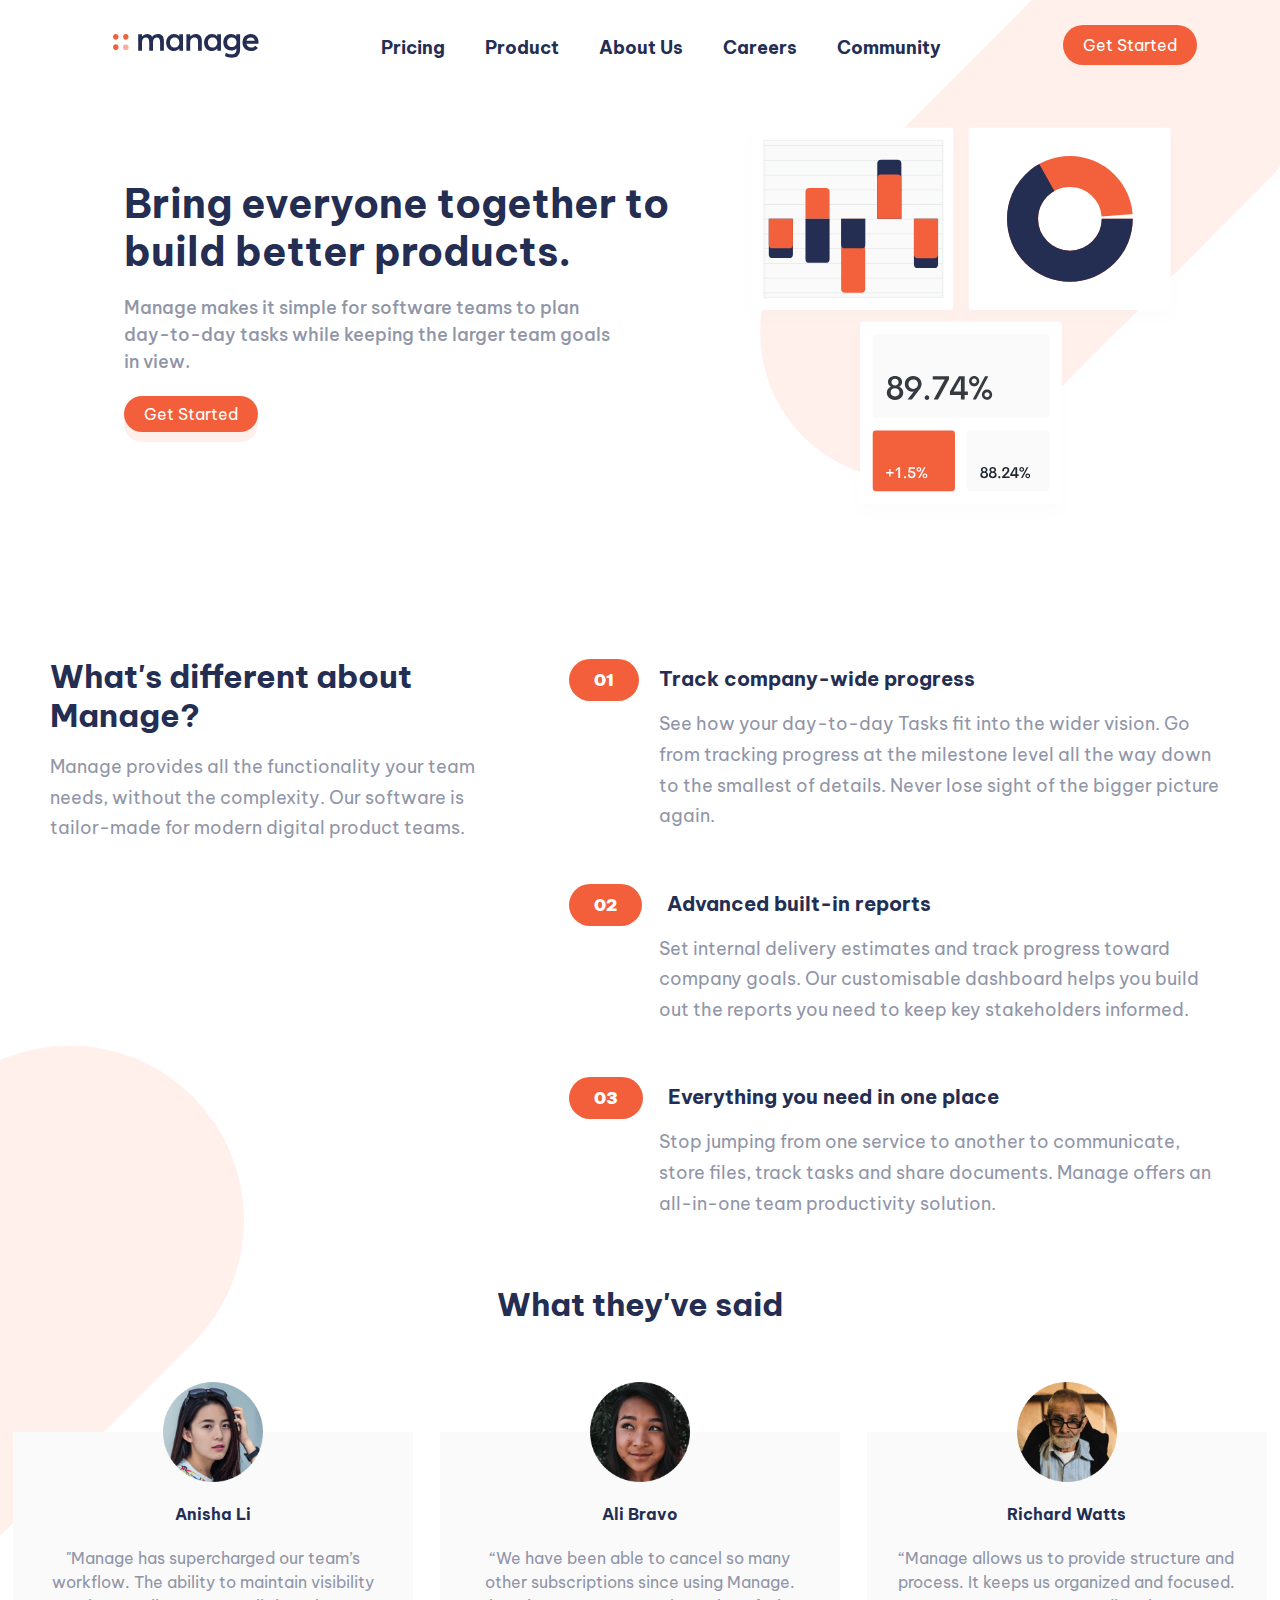
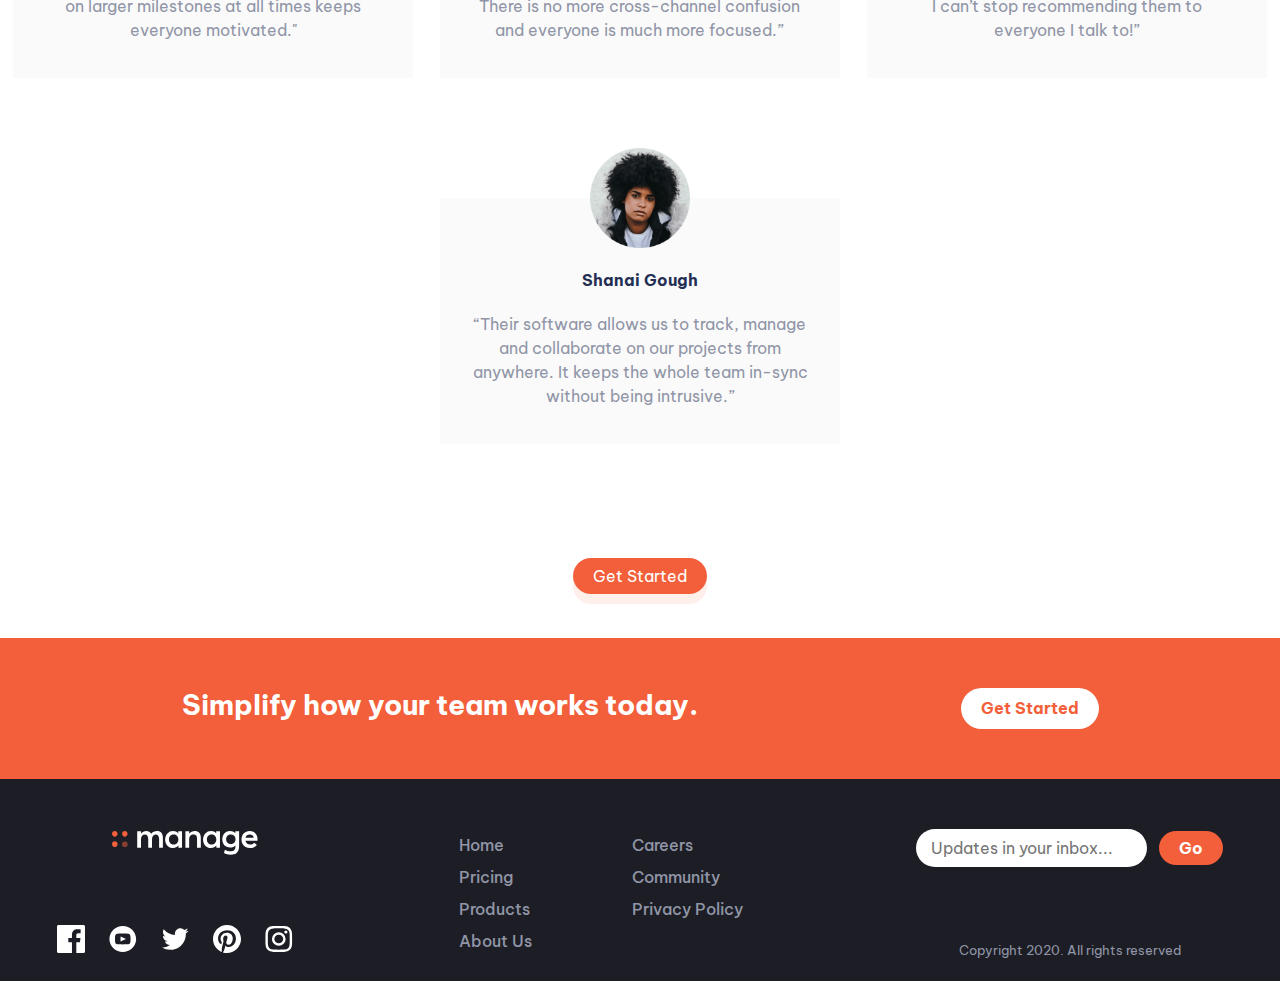
<file: index.html>
<!DOCTYPE html>
<html lang="en">
<head>
  <meta charset="UTF-8">
  <meta name="viewport" content="width=device-width, initial-scale=1.0"> <!-- displays site properly based on user's device -->
  <link rel="stylesheet" href="https://stackpath.bootstrapcdn.com/bootstrap/4.5.2/css/bootstrap.min.css" integrity="sha384-JcKb8q3iqJ61gNV9KGb8thSsNjpSL0n8PARn9HuZOnIxN0hoP+VmmDGMN5t9UJ0Z" crossorigin="anonymous">
  <link rel="stylesheet" href="https://cdnjs.cloudflare.com/ajax/libs/font-awesome/4.7.0/css/font-awesome.min.css"> 
   <link rel="stylesheet" href="css/main.css">

  <title>Manage landing page</title>
</head>
<body style="scroll-behavior: smooth;">
    <header class="navigation">
          <a class="navigation__brand" href="#"><img src="./images/logo.svg" alt="website logo"></a>
        <span class="hamburger"><img src="./images/icon-hamburger.svg" alt="">
        </span>
        <nav class="navigation__navbar">
          <ul class="navigation__links-wrapper">
            <li><a class="navigation__links-wrapper--links nav-link link1" href="#">Pricing</a></li>   
            <li><a class="navigation__links-wrapper--links nav-link link2" href="#">Product</a></li>        
            <li><a class="navigation__links-wrapper--links nav-link link3" href="#">About Us</a></li>        
            <li><a class="navigation__links-wrapper--links nav-link link4" href="#">Careers</a></li>        
            <li><a class="navigation__links-wrapper--links nav-link link5" href="#">Community</a></li>             
          </ul>
        </nav>
        <a class="navigation__button" href="#">Get Started</a>
    </header>
   

    <main>
      <section class="first">  
          <div class="first__content">
              <div class="first__content--illustration">
                  <img src="/images/illustration-intro.svg" alt="An illustrated chart"> 
              </div>
              <div class="first__info">
                <h1 class="first__info--heading">Bring everyone together to build better products.</h1>
                <p class="first__info--paragraph">Manage makes it simple for software teams to plan day-to-day 
                tasks while keeping the larger team goals in view.</p>
                <a class="button" href="#">Get Started</a>
              </div>
          </div>
      </section>

      <section class="second">
        <img class="bg-img" src="/images/bg-tablet-pattern.svg" alt="">
          <div class="second__content">
            <div class="second__content--first">
               <h2 class="difference">What's different about Manage?</h2>
               <p class="difference-text">Manage provides all the functionality your team needs, without the complexity. Our software is tailor-made for modern digital product teams.</p>
            </div>
            <div class="second__content--second">
              <h6 class="subhead"><span>01</span>Track company-wide progress</h6>
              <p class="subhead-text">See how your day-to-day Tasks fit into the wider vision. Go from tracking progress at the milestone level all the way down to the smallest of details. Never lose sight of the bigger picture again.</p>
              <h6 class="subhead"><span>02</span>  Advanced built-in reports
              </h6>
              <p class="subhead-text">Set internal delivery estimates and track progress toward company 
                goals. Our customisable dashboard helps you build out the reports 
                you need to keep key stakeholders informed.</p>
                <h6 class="subhead"><span>03</span> Everything you need in one place
                </h6>
                <p class="subhead-text">Stop jumping from one service to another to communicate, store files, 
                  track tasks and share documents. Manage offers an all-in-one team 
                  productivity solution.</p>
            </div>
          </div>
      </section>

      <section class="third">
         <div class="third__content">
           <h2 class="testimonial-header">What they've said</h2>
            <div class="third__content--slider">
                <div class="slide slide1 active">
                  <img src="./images/avatar-anisha.png" alt="Anisha Li's picture">
                  <span>Anisha Li</span>
                  <p class="testimony">"Manage has supercharged our team’s workflow. The ability to maintain 
                    visibility on larger milestones at all times keeps everyone motivated."</p>
                </div>
                <div class="slide slide2">
                  <img src="./images/avatar-ali.png" alt="Ali Bravo's picture">
                  <span>Ali Bravo</span>
                  <p class="testimony">“We have been able to cancel so many other subscriptions since using 
                    Manage. There is no more cross-channel confusion and everyone is much 
                    more focused.”</p>
                </div>
                <div class="slide slide3">
                  <img src="./images/avatar-richard.png" alt="Richard Watts's picture">
                  <span> Richard Watts</span>
                  <p class="testimony">“Manage allows us to provide structure and process. It keeps us organized 
                    and focused. I can’t stop recommending them to everyone I talk to!”</p>
                </div>
                <div class="slide slide4">
                  <img src="./images/avatar-shanai.png" alt="Shanai Gough's picture">
                  <span>Shanai Gough</span>
                  <p class="testimony">“Their software allows us to track, manage and collaborate on our projects 
                    from anywhere. It keeps the whole team in-sync without being intrusive.”</p>
                </div>

                <div class="slides-container">
                  <div class="slides active" data-id="0"></div>
                  <div class="slides" data-id="1"></div>
                  <div class="slides" data-id="2"></div>
                  <div class="slides" data-id="3"></div>
                </div>
            </div>
         </div>
         <a class="button" href="#">Get Started</a>
      </section>

      <section class="fourth">
        <div class="fourth__content">
          <h3 class="fourth__content--header">Simplify how your team works today.</h3>
          <a class="fourth__content--button" href="#">Get Started</a>
        </div>
      </section>

      <footer>
          <div class="first-content">
             <input class="field" type="text" placeholder="Updates in your inbox...">
             <a href="#">Go</a>
             <span class="copyright"><small>Copyright 2020. All rights reserved</small>
             </span>
          </div>

          <div class="second-content">
              <div class="links">
                  <a href="#">home</a>
                  <a href="#">pricing</a>
                  <a href="#">products</a>
                  <a href="#">about us</a>
              </div>
              <div class="links2">
                  <a href="#">careers</a>
                  <a href="#">community</a>
                  <a href="#">privacy policy</a>
              </div>
          </div>

          <div class="third-content">
            <div class="icons-container">
                <a href="#"><img class="icons" src="./images/icon-facebook.svg" alt="facebook icon">
                </a>
                <a href="#"><img class="icons" src="./images/icon-youtube.svg" alt="youtube icon">
                </a>
                <a href="#"><img class="icons" src="./images/icon-twitter.svg" alt="twitter icon">
                </a>
                <a href="#"><img class="icons" src="./images/icon-pinterest.svg" alt="pinterest icon">
                </a>
                <a href="#"><img class="icons" src="./images/icon-instagram.svg" alt="instagram icon">
                </a>
            </div>
          </div>

          <div class="fourth-content">
            <svg xmlns="http://www.w3.org/2000/svg" width="146" height="24"><g fill="none" fill-rule="evenodd"><path fill="#FFF" fill-rule="nonzero" d="M40.014 16.809V8.553c0-1.577.366-2.82 1.098-3.73.733-.91 1.65-1.365 2.75-1.365 2.158 0 3.237 1.577 3.237 4.731v8.62h3.782v-9.58c0-2.415-.5-4.22-1.503-5.417C48.376.615 46.945.017 45.084.017c-1.222 0-2.34.234-3.352.703a6.833 6.833 0 00-2.56 2.043h-.066C38.126.932 36.486.017 34.184.017c-.969 0-1.902.217-2.799.653a6.976 6.976 0 00-2.353 1.878h-.05V.265H25.2v16.527h3.782V8.553c0-1.577.372-2.82 1.115-3.73.743-.91 1.693-1.365 2.849-1.365 2.19 0 3.286 1.577 3.286 4.731v8.62h3.782zm21.101.248c2.246 0 3.997-.827 5.252-2.482h.05v2.217h3.616V.265h-3.782V2.25h-.066C64.93.761 63.23.017 61.082.017a7.76 7.76 0 00-5.681 2.415c-.705.75-1.26 1.66-1.668 2.73a9.589 9.589 0 00-.611 3.44c0 1.258.203 2.416.61 3.475.408 1.059.964 1.952 1.669 2.68a7.348 7.348 0 002.535 1.696 8.325 8.325 0 003.18.604zm.595-3.441c-1.399 0-2.538-.466-3.419-1.398-.88-.932-1.321-2.132-1.321-3.599 0-1.555.454-2.804 1.362-3.747.909-.943 2.04-1.414 3.394-1.414 1.343 0 2.458.493 3.345 1.48.886.988 1.33 2.215 1.33 3.681 0 1.467-.455 2.667-1.363 3.599-.909.932-2.018 1.398-3.328 1.398zm27.112 3.193V7.064c0-2.393-.536-4.166-1.61-5.319C86.14.593 84.655.017 82.762.017a7.373 7.373 0 00-3.056.645 6.958 6.958 0 00-2.477 1.87h-.05V.264h-3.782v16.527h3.782V8.487c0-1.588.388-2.823 1.164-3.706.777-.882 1.814-1.323 3.113-1.323.595 0 1.104.077 1.528.231.424.155.796.406 1.115.753.32.348.556.819.71 1.415.154.595.231 1.323.231 2.183v8.769h3.782zm10.218.248c2.246 0 3.996-.827 5.252-2.482h.05v2.217h3.616V.265h-3.782V2.25h-.066C102.855.761 101.154.017 99.007.017a7.76 7.76 0 00-5.682 2.415c-.704.75-1.26 1.66-1.668 2.73a9.589 9.589 0 00-.61 3.44c0 1.258.203 2.416.61 3.475.408 1.059.964 1.952 1.668 2.68a7.348 7.348 0 002.536 1.696 8.325 8.325 0 003.179.604zm.594-3.441c-1.398 0-2.538-.466-3.418-1.398-.881-.932-1.322-2.132-1.322-3.599 0-1.555.455-2.804 1.363-3.747.908-.943 2.04-1.414 3.394-1.414 1.343 0 2.458.493 3.344 1.48.886.988 1.33 2.215 1.33 3.681 0 1.467-.455 2.667-1.363 3.599-.908.932-2.018 1.398-3.328 1.398zm19.07 10.125c1.2 0 2.274-.14 3.22-.422.947-.281 1.743-.673 2.387-1.175a6.385 6.385 0 001.602-1.844 8.14 8.14 0 00.916-2.383c.188-.86.281-1.803.281-2.829V.265h-3.782v1.737h-.066a7.059 7.059 0 00-2.353-1.49A7.62 7.62 0 00118.142 0c-1.508 0-2.862.358-4.062 1.075-1.2.717-2.134 1.713-2.8 2.987-.666 1.273-.999 2.705-.999 4.293 0 1.61.35 3.038 1.049 4.285.699 1.246 1.66 2.203 2.882 2.87 1.222.667 2.598 1.001 4.129 1.001 2.047 0 3.716-.673 5.004-2.018h.066v1.753c0 1.17-.43 2.14-1.288 2.912-.86.772-2.07 1.158-3.634 1.158-1.068 0-2.006-.132-2.816-.397-.809-.265-1.742-.678-2.799-1.24l-.892 3.341c.925.552 1.966.976 3.122 1.274 1.156.298 2.356.447 3.6.447zm.132-10.72c-1.365 0-2.491-.434-3.377-1.3-.887-.865-1.33-2.026-1.33-3.482 0-1.4.435-2.542 1.305-3.425.87-.882 2.004-1.323 3.402-1.323 1.332 0 2.442.435 3.328 1.307.886.871 1.33 2.002 1.33 3.391 0 1.401-.433 2.556-1.297 3.466-.864.91-1.985 1.365-3.361 1.365zm19.086 4.036c1.542 0 2.899-.281 4.071-.844 1.173-.562 2.133-1.323 2.882-2.283l-2.642-2.266c-1.035 1.301-2.406 1.952-4.113 1.952-1.21 0-2.237-.337-3.08-1.01-.842-.672-1.384-1.593-1.627-2.762h12.024c.066-.397.099-.9.099-1.506 0-1.599-.325-3.027-.975-4.285a7.198 7.198 0 00-2.807-2.961c-1.222-.717-2.632-1.075-4.228-1.075a8.191 8.191 0 00-3.188.62c-.99.414-1.844.99-2.56 1.729-.715.739-1.277 1.638-1.684 2.696-.407 1.06-.611 2.212-.611 3.458 0 1.688.369 3.185 1.106 4.492.738 1.307 1.746 2.308 3.023 3.003 1.277.695 2.714 1.042 4.31 1.042zm3.815-10.274h-8.257c.264-1.059.776-1.878 1.535-2.457.76-.579 1.663-.868 2.709-.868 1.057 0 1.93.298 2.618.893.688.596 1.153 1.406 1.395 2.432z"/><g fill="#F3603C"><path d="M2.786 10.286c1.538 0 2.785 1.279 2.785 2.857C5.571 14.72 4.324 16 2.786 16 1.247 16 0 14.72 0 13.143c0-1.578 1.247-2.857 2.786-2.857zM2.786 0C4.324 0 5.57 1.28 5.57 2.857c0 1.578-1.247 2.857-2.785 2.857C1.247 5.714 0 4.435 0 2.857 0 1.28 1.247 0 2.786 0zm10.028 0C14.353 0 15.6 1.28 15.6 2.857c0 1.578-1.247 2.857-2.786 2.857-1.538 0-2.785-1.279-2.785-2.857C10.029 1.28 11.276 0 12.814 0z"/><ellipse cx="12.814" cy="13.257" opacity=".5" rx="2.786" ry="2.857"/></g></g></svg>
            <div class="icons-container2">
              <a href="#"><img class="icons" src="./images/icon-facebook.svg" alt="facebook icon">
              </a>
              <a href="#"><img class="icons" src="./images/icon-youtube.svg" alt="youtube icon">
              </a>
              <a href="#"><img class="icons" src="./images/icon-twitter.svg" alt="twitter icon">
              </a>
              <a href="#"><img class="icons" src="./images/icon-pinterest.svg" alt="pinterest icon">
              </a>
              <a href="#"><img class="icons" src="./images/icon-instagram.svg" alt="instagram icon">
              </a>
          </div>
            <span class="copyright2"><small>Copyright 2020. All rights reserved</small>
            </span>
          </div>
      </footer>

    </main> 


  <script src="https://code.jquery.com/jquery-3.5.1.slim.min.js" integrity="sha384-DfXdz2htPH0lsSSs5nCTpuj/zy4C+OGpamoFVy38MVBnE+IbbVYUew+OrCXaRkfj" crossorigin="anonymous"></script>
  <script src="https://cdn.jsdelivr.net/npm/popper.js@1.16.1/dist/umd/popper.min.js" integrity="sha384-9/reFTGAW83EW2RDu2S0VKaIzap3H66lZH81PoYlFhbGU+6BZp6G7niu735Sk7lN" crossorigin="anonymous"></script>
  <script src="https://stackpath.bootstrapcdn.com/bootstrap/4.5.2/js/bootstrap.min.js" integrity="sha384-B4gt1jrGC7Jh4AgTPSdUtOBvfO8shuf57BaghqFfPlYxofvL8/KUEfYiJOMMV+rV" crossorigin="anonymous"></script>
  <script src="./scripts/navigation.js"></script>
  <script src="./scripts/slider.js"></script>
</body>
</html>
</file>
<file: css/main.css>
@import url("https://fonts.googleapis.com/css2?family=Be+Vietnam:wght@400;500;700&display=swap");.navigation{position:relative;display:block;padding:20px 0}.navigation.active{background:-webkit-gradient(linear, left top, left bottom, from(rgba(197,186,186,0.6)));background:linear-gradient(to bottom rgba(197,186,186,0.2), rgba(197,186,186,0.6))}.navigation__brand{margin-left:30px}.navigation .hamburger{display:inline-block;position:absolute;right:5%}.navigation .hamburger.active{content:url(/images/icon-close.svg);display:inline-block;position:absolute;right:5%}.navigation .active{display:block}@media screen and (min-width: 801px){.navigation{display:-webkit-box;display:-ms-flexbox;display:flex;-webkit-box-pack:justify;-ms-flex-pack:justify;justify-content:space-between;-webkit-box-align:center;-ms-flex-align:center;align-items:center;padding:30px;height:10vh;width:100%;cursor:pointer}.navigation .hamburger{display:none}}@media screen and (min-width: 1200px){.navigation{padding:30px 6.5%}}.navigation__links-wrapper{margin-top:20px}@media screen and (max-width: 800px){.navigation__links-wrapper{margin:auto;width:90%;background-color:#fff;margin-top:20px;-webkit-box-shadow:3px 3px 5px 6px #ccc;box-shadow:3px 3px 5px 6px #ccc;display:none}}@media screen and (min-width: 801px){.navigation__links-wrapper{display:-webkit-box;display:-ms-flexbox;display:flex}}.navigation__links-wrapper--links{padding:20px 0;color:#242d52;font-weight:700;text-align:center}.navigation__links-wrapper--links:hover{border:none;color:#f25f3a}@media screen and (min-width: 801px){.navigation__links-wrapper--links{padding-top:10px;padding-right:5px;font-size:18px}.navigation__links-wrapper--links:hover{-webkit-transition:all 0.3s ease-in-out 0s;transition:all 0.3s ease-in-out 0s;color:#f25f3a;border-bottom:1px solid #f25f3a;text-decoration:none}}@media screen and (min-width: 1024px){.navigation__links-wrapper--links{padding:20px}}.navigation__button{display:none}@media screen and (min-width: 801px){.navigation__button{display:block;color:#fff;background-color:#f25f3a;padding:8px 20px;border-radius:50px;-webkit-box-shadow:0px 10px #ffefeb;box-shadow:0px 10px #ffefeb}.navigation__button:hover{text-decoration:none;color:#fff;background-color:#eb8787}}.first{position:relative}@media screen and (min-width: 768px){.first{padding:0 30px}}@media screen and (min-width: 1200px){.first{margin:auto;padding:0 30px;max-width:90%}}.first__content{display:-webkit-box;display:-ms-flexbox;display:flex;-webkit-box-orient:vertical;-webkit-box-direction:normal;-ms-flex-direction:column;flex-direction:column;text-align:center}@media screen and (min-width: 801px){.first__content{-webkit-box-orient:horizontal;-webkit-box-direction:reverse;-ms-flex-direction:row-reverse;flex-direction:row-reverse;text-align:left;-ms-flex-wrap:nowrap;flex-wrap:nowrap}}@media screen and (min-width: 1440px){.first__content--illustration{padding:0;margin:0}}.first__content--illustration img{width:100%}@media screen and (min-width: 801px){.first__content--illustration img{padding:30px 0;margin:0px;width:300px}}@media screen and (min-width: 1024px){.first__content--illustration img{width:450px}}@media screen and (min-width: 1440px){.first__content--illustration img{width:550px}}@media screen and (min-width: 900px) and (max-width: 1023px){.first__content--illustration img{width:400px}}.first__content--illustration.active{display:none}.first.active{background-color:rgba(197,186,186,0.6)}@media screen and (max-width: 750px){.first__info{background:url("/images/bg-tablet-pattern.svg");background-repeat:no-repeat;background-position:bottom right -90px;background-size:400px;padding-bottom:100px}}@media screen and (max-width: 660px){.first__info{background:url("/images/bg-tablet-pattern.svg");background-repeat:no-repeat;background-position:bottom right -250px;background-size:400px;padding-bottom:100px}}.first__info.active{background:none}@media screen and (min-width: 801px){.first__info{padding:30px}}@media screen and (min-width: 1200px){.first__info{margin-top:50px}}.first__info--heading{color:#242d52;font-weight:700;margin-top:10px}@media screen and (min-width: 801px){.first__info--heading{padding-right:20px}}@media screen and (min-width: 1440px){.first__info--heading{line-height:1.3;padding-right:100px;margin-top:70px}}@media screen and (min-width: 1600px){.first__info--heading{padding-right:250px}}.first__info--paragraph{color:#9095a7;font-weight:500;padding:20px;line-height:1.7rem}@media screen and (min-width: 801px){.first__info--paragraph{padding:10px 80px 10px 0px}}@media screen and (min-width: 1200px){.first__info--paragraph{font-size:18px}}@media screen and (min-width: 1440px){.first__info--paragraph{padding:20px 200px 30px 0;font-size:20px;line-height:1.4}}@media screen and (min-width: 1600px){.first__info--paragraph{line-height:1.5;padding-right:300px}}.first__info a{color:#fff;background-color:#f25f3a;padding:8px 20px;border-radius:50px;-webkit-box-shadow:0px 10px #ffefeb;box-shadow:0px 10px #ffefeb}.first__info a:hover{text-decoration:none;color:#fff;background-color:#eb8787}.second .bg-img{display:none}@media screen and (min-width: 801px){.second .bg-img{-webkit-transform:translateX(-60%) translateY(50%) scale(0.8);transform:translateX(-60%) translateY(50%) scale(0.8);display:block;position:absolute;left:0;z-index:-1}}@media screen and (min-width: 768px){.second__content{display:-webkit-box;display:-ms-flexbox;display:flex;padding-top:50px}}.second__content--first{text-align:center}@media screen and (min-width: 768px){.second__content--first{text-align:left}}@media screen and (min-width: 1440px){.second__content--first{padding-left:30px}}.second__content--first .difference{color:#242d52;padding:0 50px;font-weight:700}@media screen and (min-width: 768px){.second__content--first .difference{padding:50px 0 0 50px}}.second__content--first .difference-text{color:#9095a7;line-height:1.7;padding:10px 30px 0 30px}@media screen and (min-width: 801px){.second__content--first .difference-text{padding-left:50px}}@media screen and (min-width: 1200px){.second__content--first .difference-text{font-size:18px}}.second__content--second{margin-left:20px}@media screen and (min-width: 1024px){.second__content--second{margin-left:70px}}.second__content--second span{background-color:#f25f3a;border-radius:100px;color:#fff;font-size:17px;font-weight:900;margin-left:-20px;padding:10px 25px}@media screen and (min-width: 1024px){.second__content--second span{margin-right:20px}}.second__content--second .subhead{color:#242d52;background-color:#ffefeb;font-weight:700;padding:10px;margin-top:50px}@media screen and (min-width: 1024px){.second__content--second .subhead{background:none;font-size:20px}}.second__content--second .subhead-text{color:#9095a7;line-height:1.7;padding-top:10px}@media screen and (min-width: 1024px){.second__content--second .subhead-text{padding:0 50px 0 80px}}@media screen and (min-width: 1200px){.second__content--second .subhead-text{padding-right:60px;font-size:18px}}.third{text-align:center}@media screen and (max-width: 767px){.third{margin-bottom:100px}}.third__content{margin-bottom:100px}.third__content .testimonial-header{color:#242d52;font-weight:700;text-align:center;padding-top:50px}@media screen and (min-width: 1600px){.third__content .testimonial-header{padding-top:150px}}.third__content--slider{display:-webkit-box;display:-ms-flexbox;display:flex;-webkit-box-orient:vertical;-webkit-box-direction:normal;-ms-flex-direction:column;flex-direction:column;text-align:center}@media screen and (min-width: 768px){.third__content--slider{-webkit-box-orient:horizontal;-webkit-box-direction:normal;-ms-flex-direction:row;flex-direction:row;-ms-flex-wrap:wrap;flex-wrap:wrap}}.third__content--slider .slide{height:auto;width:330px;margin:100px auto 20px;background-color:#fafafa}@media screen and (min-width: 660px) and (max-width: 767px){.third__content--slider .slide{width:500px}}@media screen and (max-width: 767px){.third__content--slider .slide{display:none}.third__content--slider .slide.active{display:block;-webkit-animation:slide 2s ease;animation:slide 2s ease}@-webkit-keyframes slide{0%{opacity:0;-webkit-transform:translateY(50px);transform:translateY(50px)}100%{opacity:1;-webkit-transform:translateY(0px);transform:translateY(0px)}}@keyframes slide{0%{opacity:0;-webkit-transform:translateY(50px);transform:translateY(50px)}100%{opacity:1;-webkit-transform:translateY(0px);transform:translateY(0px)}}}@media screen and (min-width: 768px){.third__content--slider .slide{width:350px}}@media screen and (min-width: 801px){.third__content--slider .slide{width:380px}}@media screen and (min-width: 1024px){.third__content--slider .slide{width:500px}}@media screen and (min-width: 1200px){.third__content--slider .slide{width:400px}}@media screen and (min-width: 1440px){.third__content--slider .slide{width:450px}}@media screen and (min-width: 1600px){.third__content--slider .slide{width:500px}}.third__content--slider .slide img{margin-top:-50px;width:100px}.third__content--slider .slide span{color:#242d52;display:block;padding-top:20px;font-weight:700}.third__content--slider .slide .testimony{color:#9095a7;padding:20px 30px}.third__content--slider .slides{height:15px;width:15px;border-radius:50%;border:3px solid #f25f3a;background-color:#fff;display:inline-block;cursor:pointer}.third__content--slider .slides.active{background-color:#f25f3a}@media screen and (min-width: 768px){.third__content--slider .slides{display:none}}@media screen and (max-width: 659px){.third__content--slider .slide2,.third__content--slider .slide3,.third__content--slider .slide4{display:none}}.third a{color:#fff;background-color:#f25f3a;padding:8px 20px;border-radius:50px;-webkit-box-shadow:0px 10px #ffefeb;box-shadow:0px 10px #ffefeb}.third a:hover{text-decoration:none;color:#fff;background-color:#eb8787}.fourth{text-align:center;background-color:#f25f3a;width:100%}@media screen and (min-width: 768px){.fourth{margin:50px 0px 0px 0px}}.fourth__content{padding:20px}@media screen and (min-width: 768px){.fourth__content{display:-webkit-box;display:-ms-flexbox;display:flex;-ms-flex-pack:distribute;justify-content:space-around;padding:50px}}.fourth__content--header{color:#242d52;font-weight:700;padding:20px;color:#fff}@media screen and (min-width: 768px){.fourth__content--header{padding:0px}}.fourth__content--button{color:#fff;background-color:#f25f3a;padding:8px 20px;border-radius:50px;-webkit-box-shadow:0px 10px #ffefeb;box-shadow:0px 10px #ffefeb;color:#f25f3a;background-color:#fff;font-weight:700;-webkit-box-shadow:0px 0px;box-shadow:0px 0px}.fourth__content--button:hover{text-decoration:none;color:#fff;background-color:#eb8787}footer{background-color:#1d1e25;text-align:center;padding:50px 0px 20px 0px}@media screen and (min-width: 1024px){footer{display:-webkit-box;display:-ms-flexbox;display:flex;-webkit-box-orient:horizontal;-webkit-box-direction:reverse;-ms-flex-direction:row-reverse;flex-direction:row-reverse;-ms-flex-pack:distribute;justify-content:space-around;padding-left:20px;padding-right:20px}}footer .first-content{text-align:center}footer .first-content input{padding:7px 15px;border-radius:20px;border:none;color:#f25f3a}@media screen and (min-width: 500px) and (max-width: 767px){footer .first-content input{padding:15px 45px;border-radius:30px}}@media screen and (min-width: 801px){footer .first-content input{padding:15px 55px;border-radius:30px}}@media screen and (min-width: 1024px){footer .first-content input{padding:7px 15px;border-radius:20px}}@media screen and (min-width: 1440px){footer .first-content input{padding:12px 25px;border-radius:20px}}footer .first-content a{text-decoration:none;color:#fff;background-color:#f25f3a;padding:7px 20px;border-radius:20px;font-weight:700;margin-left:.5rem}@media screen and (min-width: 500px) and (max-width: 767px){footer .first-content a{padding:15px 50px;border-radius:30px}}@media screen and (min-width: 801px){footer .first-content a{padding:15px 50px;border-radius:30px}footer .first-content a:hover{-webkit-filter:brightness(50%);filter:brightness(50%)}}@media screen and (min-width: 1024px){footer .first-content a{padding:7px 20px;border-radius:20px}}@media screen and (min-width: 1440px){footer .first-content a{padding:13px 35px;border-radius:20px}}footer .first-content .copyright{display:none}@media screen and (min-width: 1024px){footer .first-content .copyright{color:#9095a7;display:block;padding-top:70px}}@media screen and (min-width: 1440px){footer .first-content .copyright{padding-top:50px}}footer .second-content{display:-webkit-box;display:-ms-flexbox;display:flex;-ms-flex-pack:distribute;justify-content:space-around;padding-top:30px;text-align:left}@media screen and (min-width: 1024px){footer .second-content{padding-top:0}}footer .second-content a{color:#9095a7;text-decoration:none;display:block;text-transform:capitalize;font-weight:500;line-height:2rem}footer .second-content a:hover{color:#f25f3a}@media screen and (min-width: 1024px){footer .second-content a{padding-right:100px}}@media screen and (min-width: 1440px){footer .second-content .links{padding-right:150px}}footer .third-content .icons-container{padding-top:30px}@media screen and (min-width: 1024px){footer .third-content .icons-container{display:none}}footer .third-content .icons{width:28px;margin-right:20px}footer .fourth-content{padding-top:40px;margin:0 auto}footer .fourth-content svg{cursor:pointer}@media screen and (min-width: 1024px){footer .fourth-content{padding-top:0px;margin:0px}}footer .fourth-content .copyright2{color:#9095a7;display:block;padding-top:50px}@media screen and (min-width: 1024px){footer .fourth-content .copyright2{display:none}}footer .fourth-content .icons-container2{display:none}@media screen and (min-width: 1024px){footer .fourth-content .icons-container2{display:block;padding-top:70px}}@media screen and (min-width: 1024px){footer .fourth-content .icons{width:28px;margin-right:20px}}*{margin:0;padding:0;-webkit-box-sizing:border-box;box-sizing:border-box;text-decoration:none;list-style:none}body{background:url("/images/bg-tablet-pattern.svg");background-repeat:no-repeat;background-position:top -70px right -30px;background-size:contain;font-family:"Be Vietnam",sans-serif;font-weight:400;height:100%;width:100%}@media screen and (min-width: 801px){body{background-size:400px}}@media screen and (min-width: 1024px){body{background-size:500px}}@media screen and (min-width: 1200px){body{background-size:550px}}@media screen and (min-width: 1440px){body{background-size:600px}}@media screen and (min-width: 900px) and (max-width: 1023px){body{background-size:470px}}
</file>
